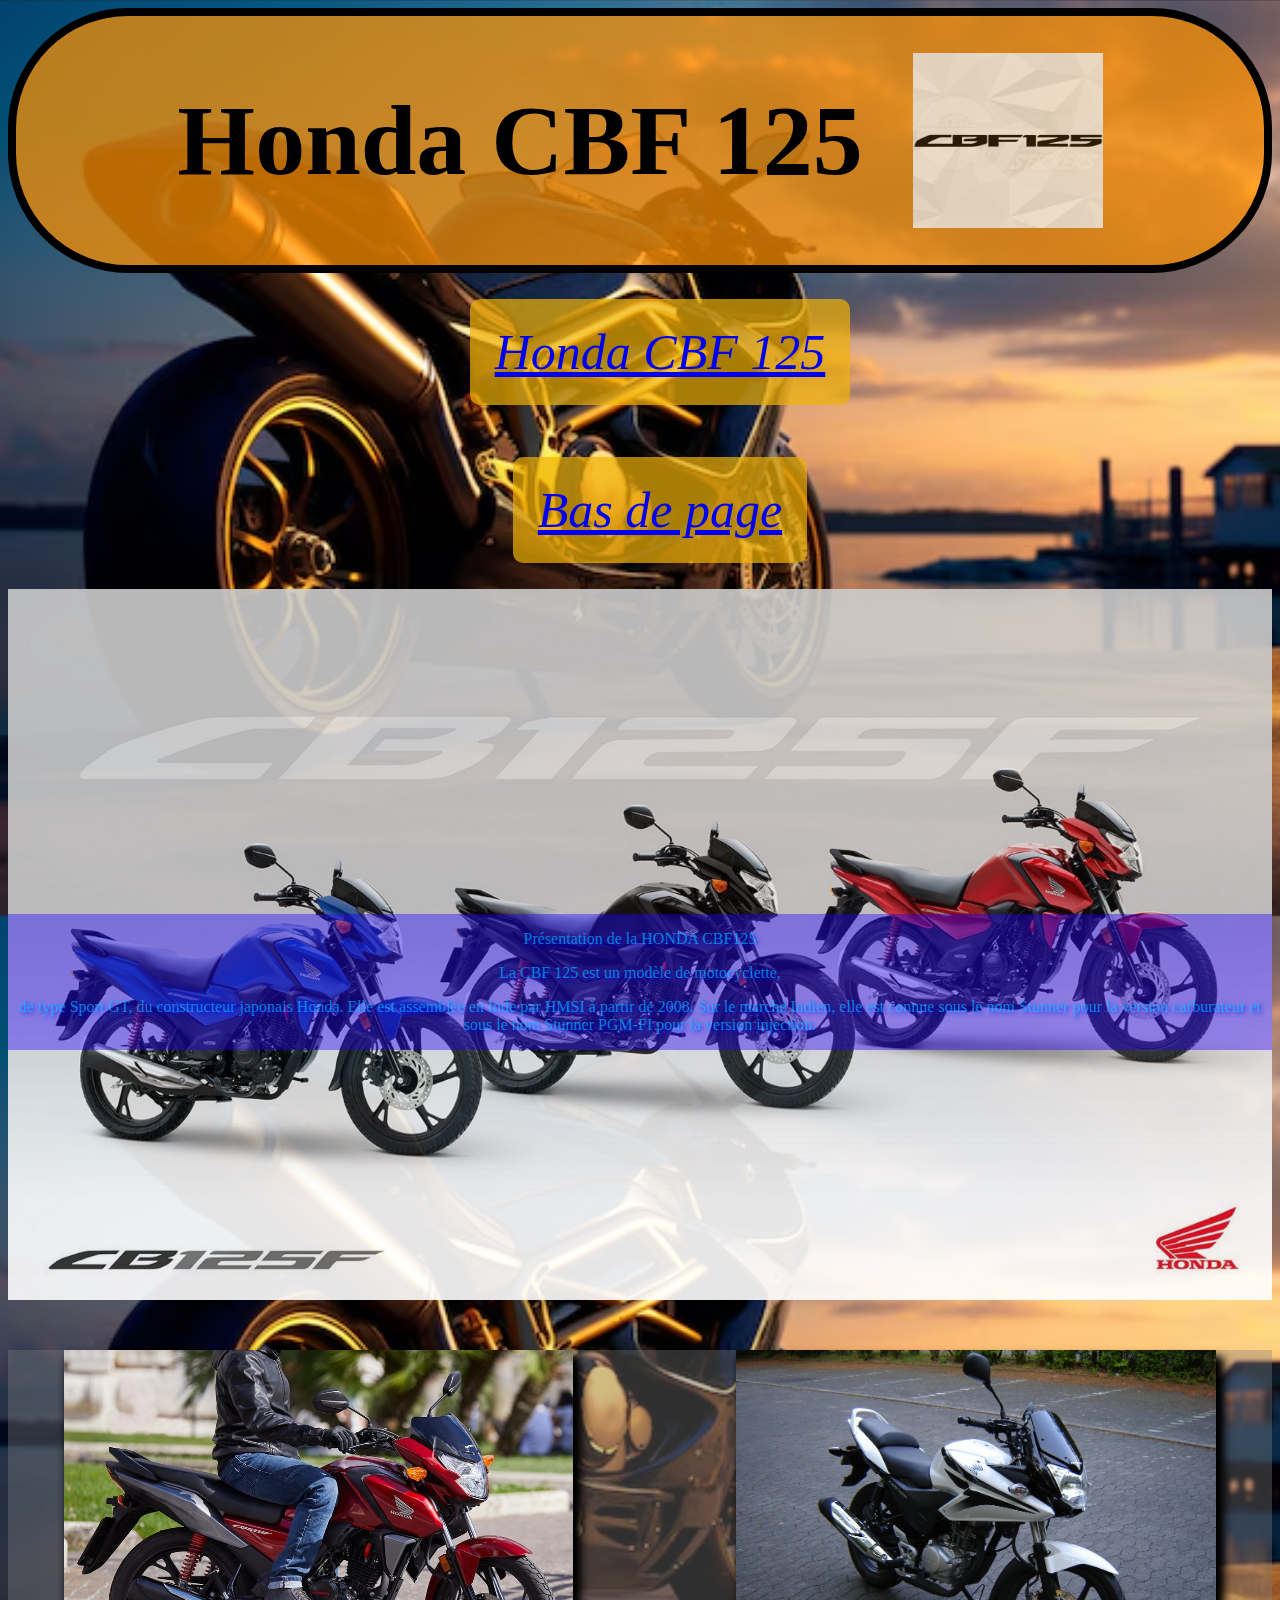
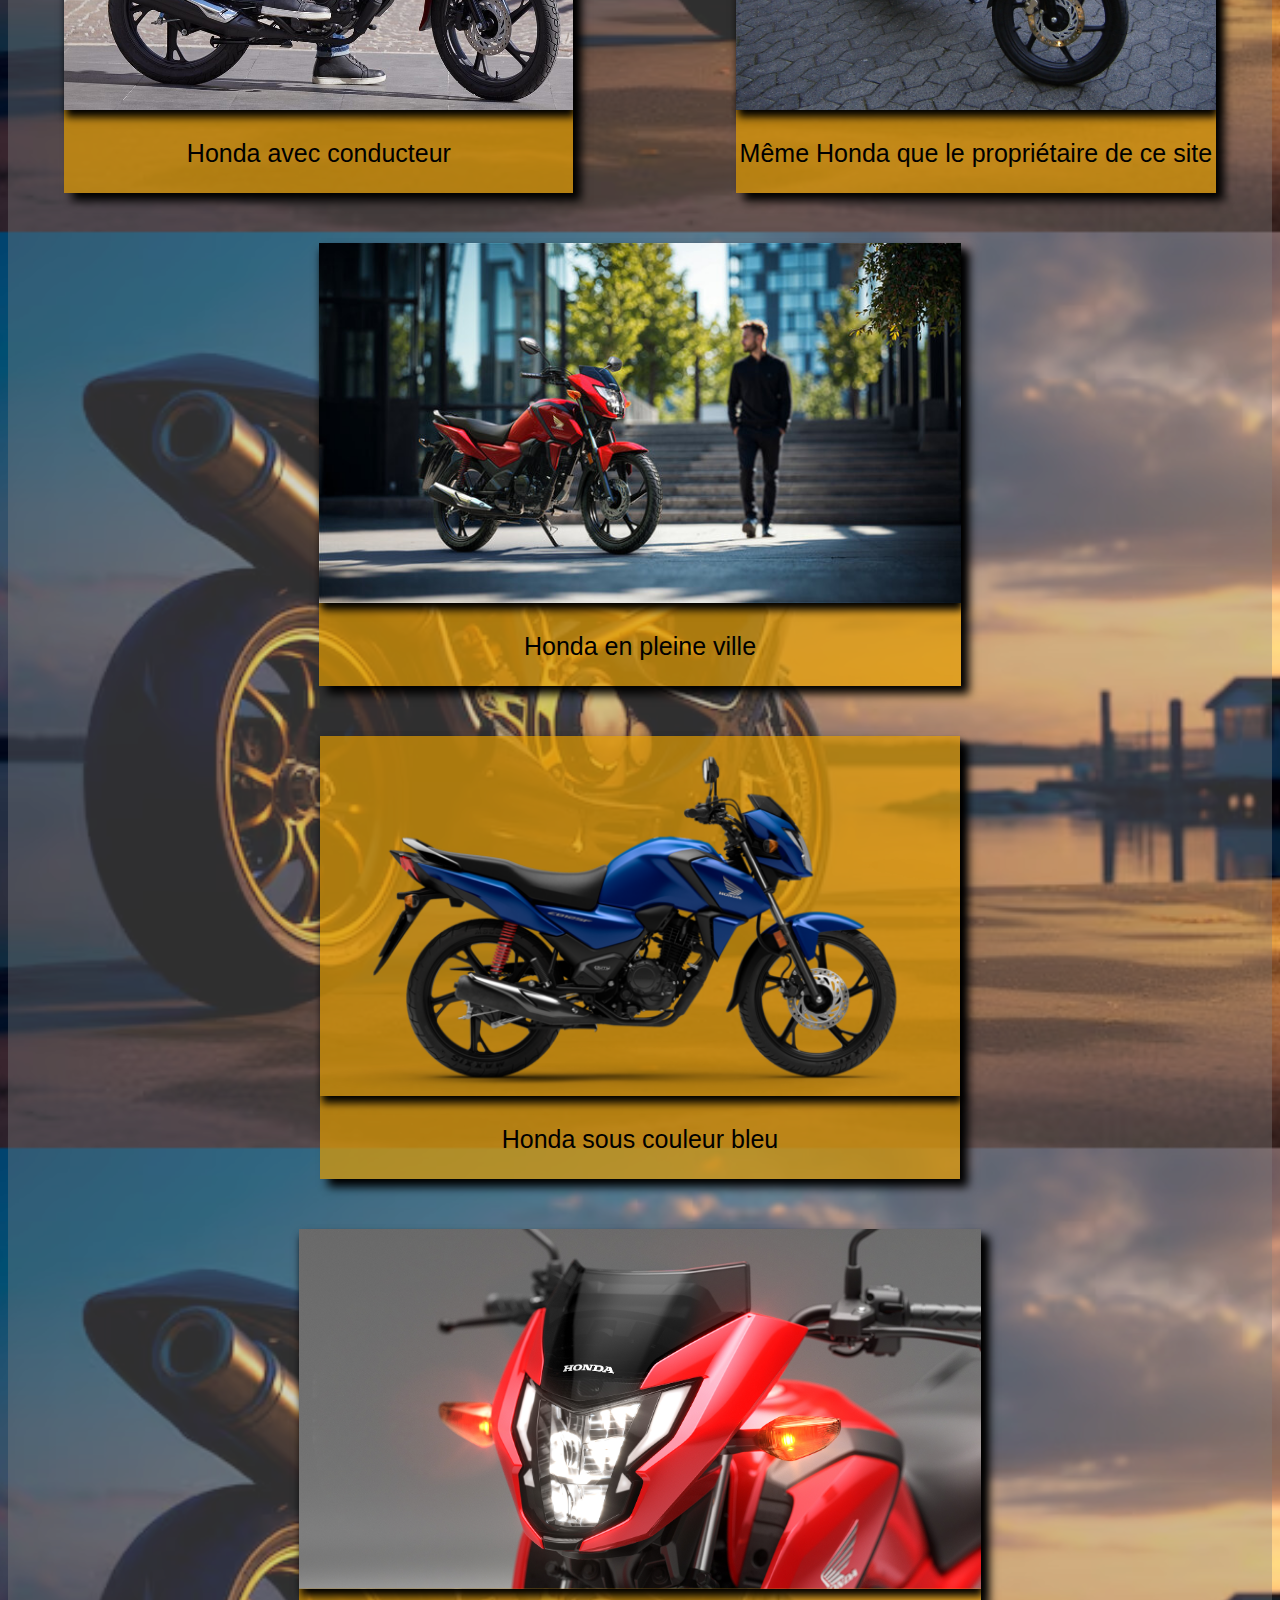
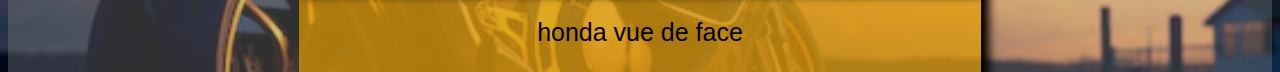
<file: Entreprise/index.html>
<!DOCTYPE html>

<html>
  <head>
    <link rel="shortcut icon" href="favicon.ico" type="image/x-icon">
    <link rel="stylesheet" href="styles.css">
  </head>
  <header>
    <div id="Titre">
      <h1>Honda CBF 125</h1>
      <img src="sticker-honda-cbf-125.jpg">
    </div>
    <ul>
      <li><a href="#Titre">Honda CBF 125</a></li>
      <li><a href="#fin">Bas de page</a></li>
    </ul>
  </header>
  
  <body>
    <div id="Fond">
      <section class ="Fond-moto">
        <img src="walpaper honda.jpg">
        <div id="Titre-p">  
          <p>Présentation de la HONDA CBF125</p>
          <p>La CBF 125 est un modèle de motocyclette,</p>
          <p>de type Sport GT, du constructeur japonais Honda. Elle est assemblée en Inde par HMSI à partir de 2008. Sur le marché Indien, elle est connue sous le nom Stunner pour la version carburateur et sous le nom Stunner PGM-FI pour la version injection.</p>
        </div>
        </section>
    </div>
    <div class="galerie">
      
      <section class ="Image-moto">
        <img src="honda + concteur.jpg">
        <p>Honda avec conducteur</p>
      </section>
      <section class ="Image-moto" id="fin">
        <img src="CBF125 blanc.jpg">
        <p>Même Honda que le propriétaire de ce site</p>
      </section>
      <section class ="Image-moto">
        <img src="honda + men.jpg">
        <p>Honda en pleine ville</p>
      </section>
      <section class ="Image-moto">
        <img src="honda cbf bleu$.png">
        <p>Honda sous couleur bleu</p>
      </section>
      <section class ="Image-moto">
        <img src="honda de face.jpeg">
        <p>honda vue de face</p>
      </section>
    </div>
  </body>
  </html>
</file>
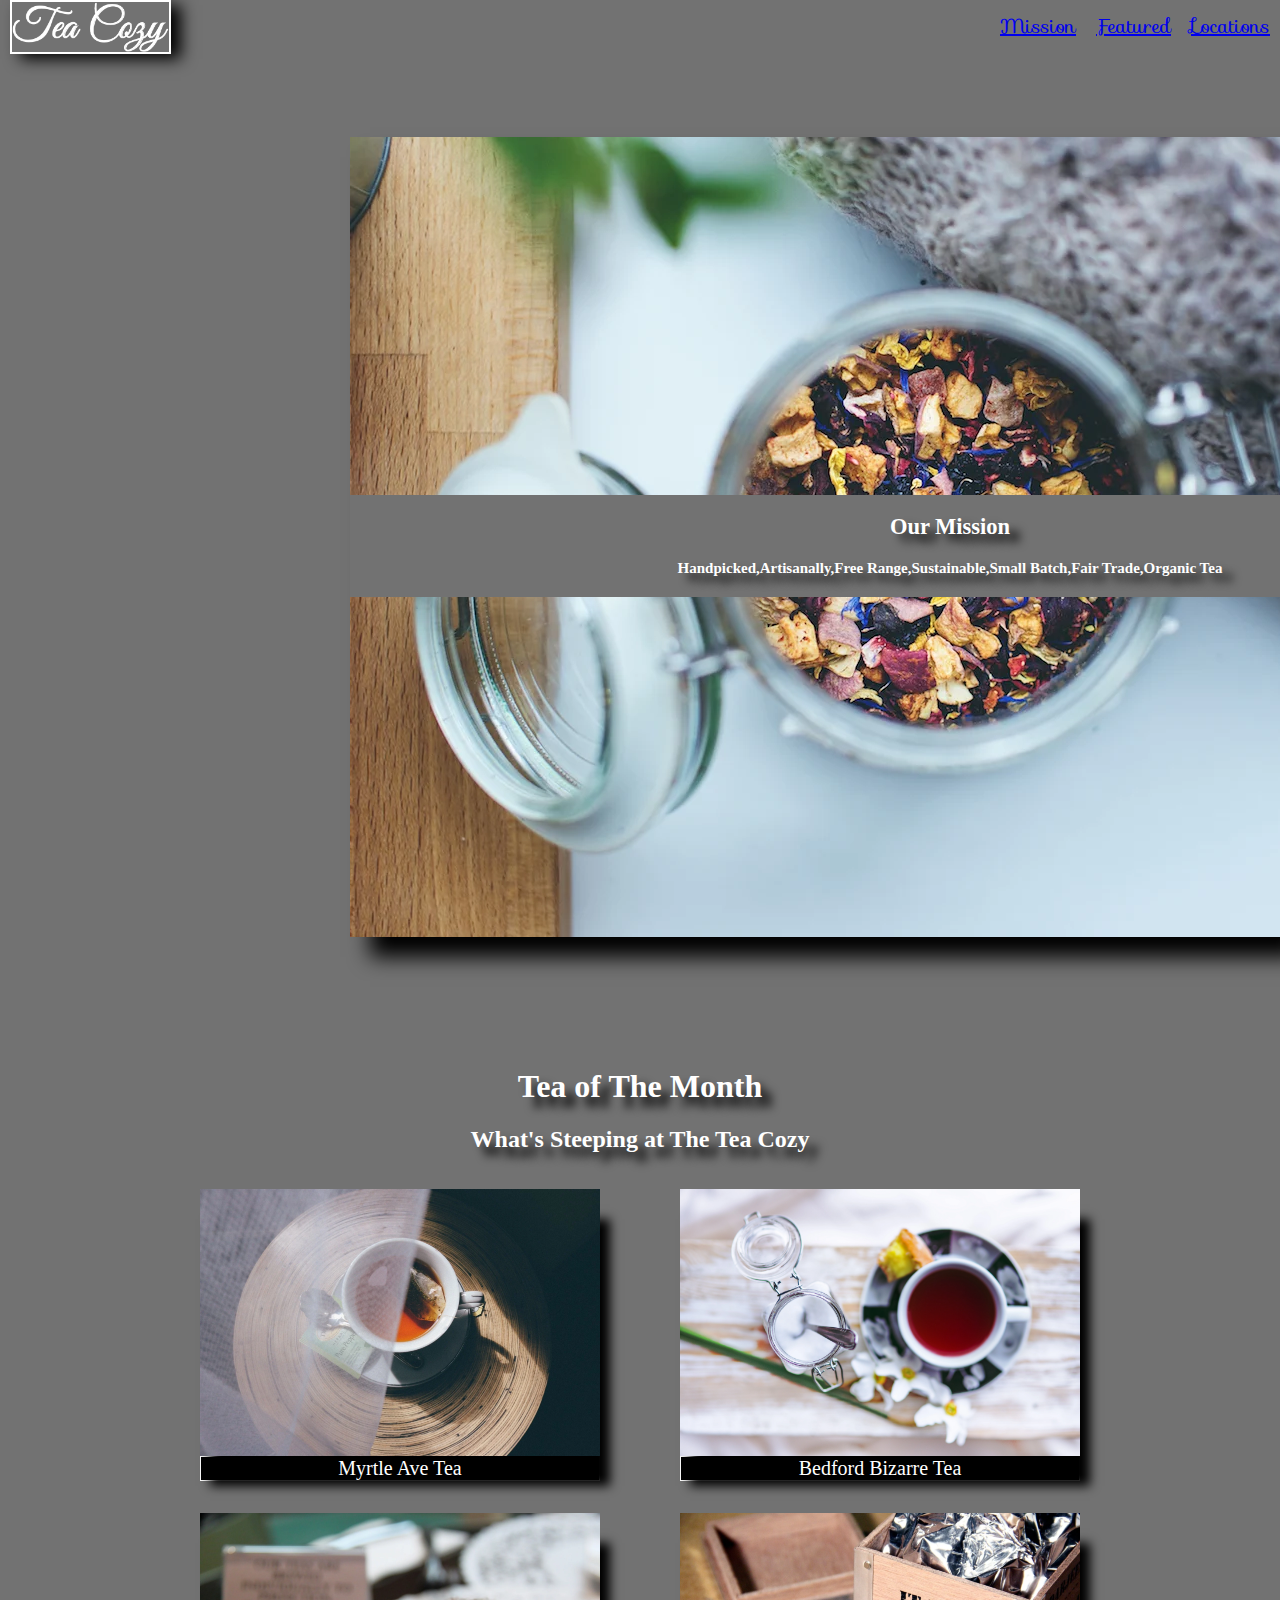
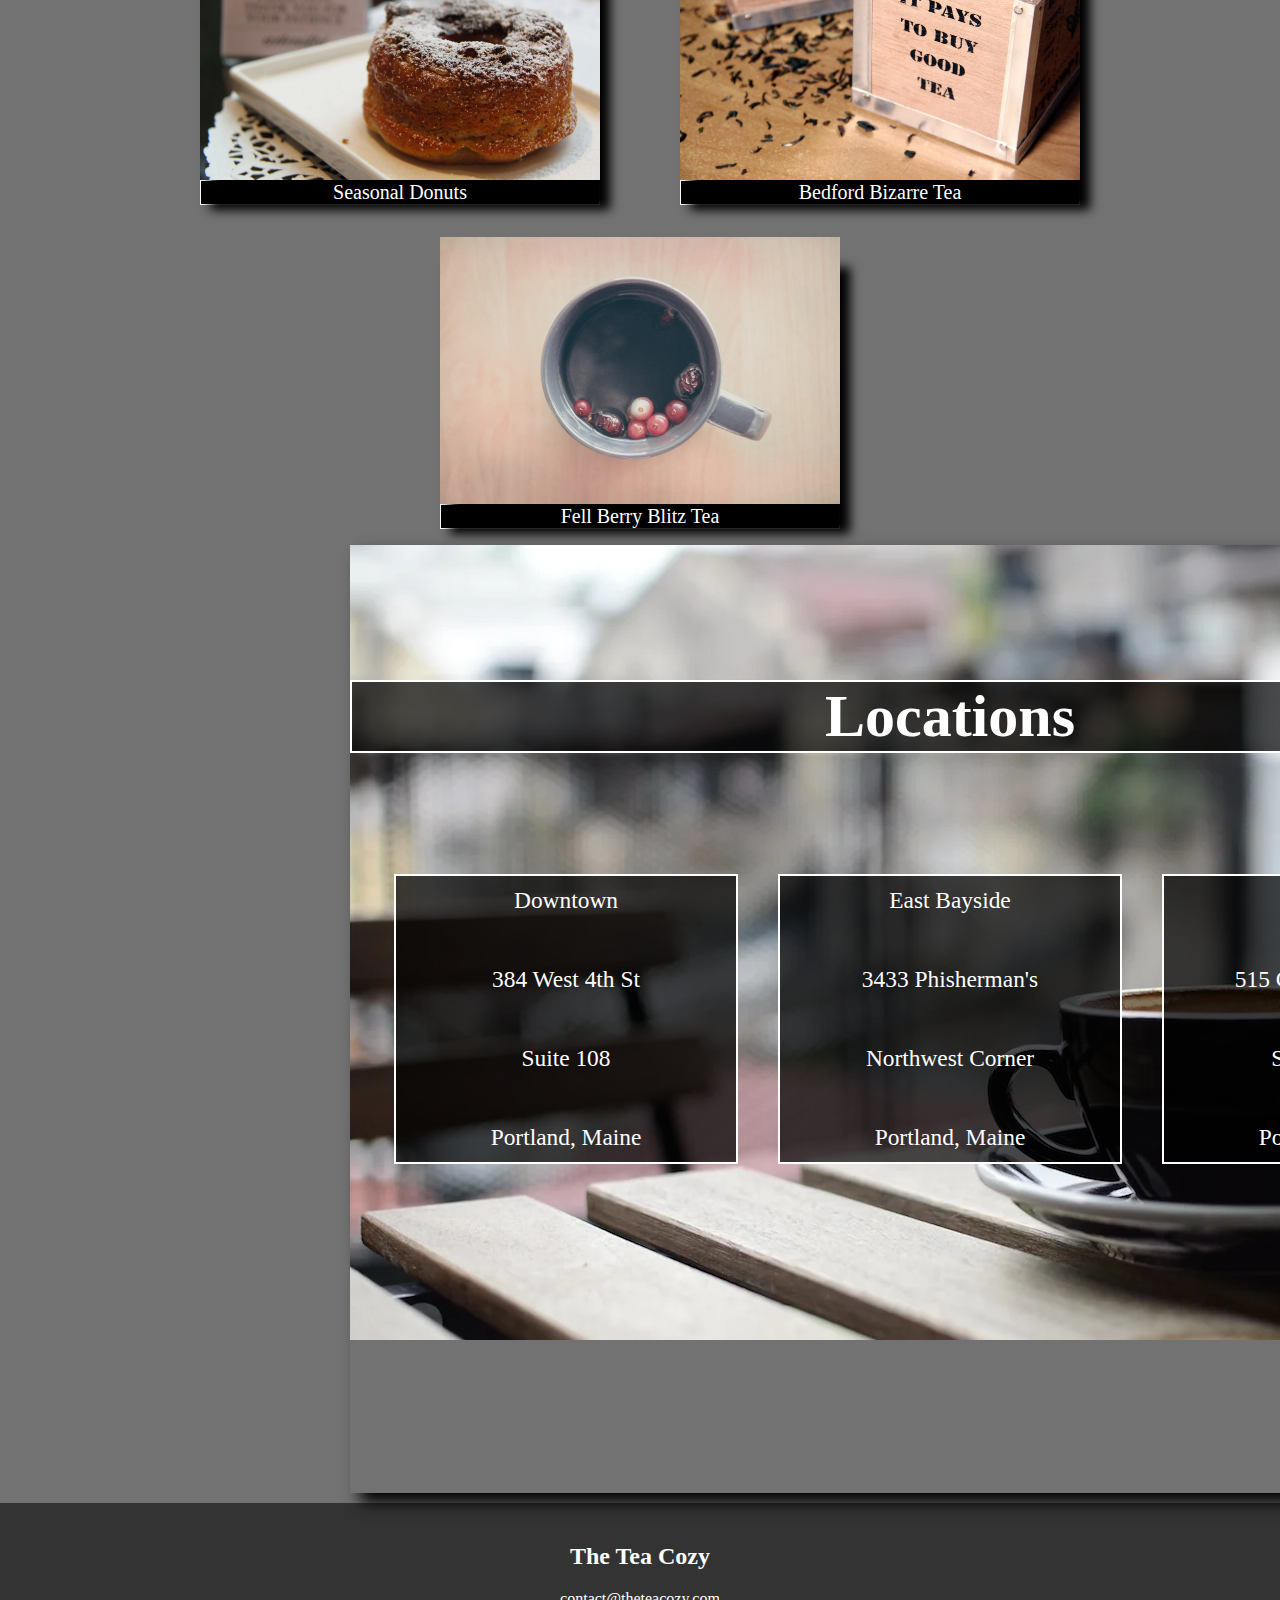
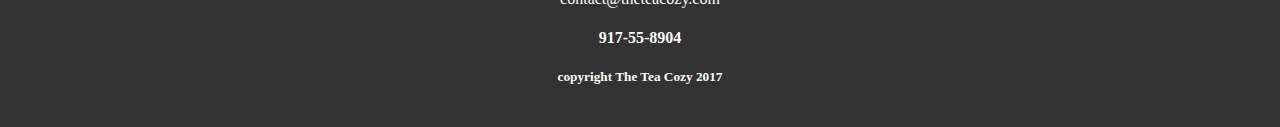
<file: Projet Thé/index.html>
<html>
    <link rel="stylesheet" href="style.css">
    <link rel="stylesheet" href="https://fonts.googleapis.com/css?family=Sofia&effect=neon|outline|emboss|shadow-multiple">
    <head>
        <title>Tea Cozy</title>
        

    </head>
    <header>
        
        <img id="Logo" src="img-tea-cozy-logo.webp">
        <ul id="Only_Logo">
            <li class ="with_Logo"><a href="#Background">Mission</a></li>
            <li class ="with_Logo"><a href="#Titre">Featured</a></li>
            <li class ="with_Logo"><a href="#Loc">Locations</a></li>
        </ul>
    </header>
    <body>
        
        <section id="Background">
            <img id ="Back"src="img-mission-background.webp">
            <ul id="Titre">    
                <li><h2 class="font-effect-neon">Our Mission</h2></li>
                <li><h4 class="font-effect-neon">Handpicked,Artisanally,Free Range,Sustainable,Small Batch,Fair Trade,Organic Tea</h4></li>
            </ul>
    </section>
        <main>
            <div id="Titre">
                <h1>Tea of The Month</h1>
                <h2> What's Steeping at The Tea Cozy</h2>
            </div>
            <div id="image">
                <figure>
                    <img src="img-myrtle-ave.webp" class="picture">
                    <figcaption class="Text">Myrtle Ave Tea</figcaption>
                </figure>

                <figure>
                    <img src="img-bedford-bizarre.webp" class="picture">
                    <figcaption class="Text">Bedford Bizarre Tea</figcaption>
                </figure>

                <figure>
                    <img src="img-donut.webp" class="picture">
                    <figcaption class="Text">Seasonal Donuts</figcaption>
                </figure>

                <figure>
                    <img src="img-spiced-rum.webp" class="picture">
                    <figcaption class="Text">Bedford Bizarre Tea</figcaption>
                </figure>

                <figure>
                    <img src="img-berryblitz.webp" class="picture">
                    <figcaption class="Text">Fell Berry Blitz Tea</figcaption>
                </figure>
                    
                    
                    
                    
                    
            </div>
        </main>
        <div id="Loc">
            <img id ="location" src="img-locations-background.webp">
            <div><h1>Locations</h1></div>
            <div id="TEXT">
               
                <div class="text-block" id="Text1">
                    <h3>Downtown</h3>
                    <h3>384 West 4th St</h3>
                    <h3>Suite 108</h3>
                    <h3>Portland, Maine</h3>
                </div>

                <div class="text-block" id="Text2">
                    <h3>East Bayside</h3>
                    <h3>3433 Phisherman's</h3>
                    <h3>Northwest Corner</h3>
                    <h3>Portland, Maine</h3>
                </div>

                <div class="text-block" id="Text3">
                    <h3>Oakdale</h3>
                    <h3>515 Crescent Avenue</h3>
                    <h3>Second Floor</h3>
                    <h3>Portland, Maine</h3>
                </div>
            </div>
            
            </div>
        </div>

    </body>
    <footer>
        <h2>The Tea Cozy</h2>
        <figcaption>contact@theteacozy.com</figcaption>
        <h4>917-55-8904</h4>
        <h5>copyright The Tea Cozy 2017</h5>
    </footer>
</html>
</file>
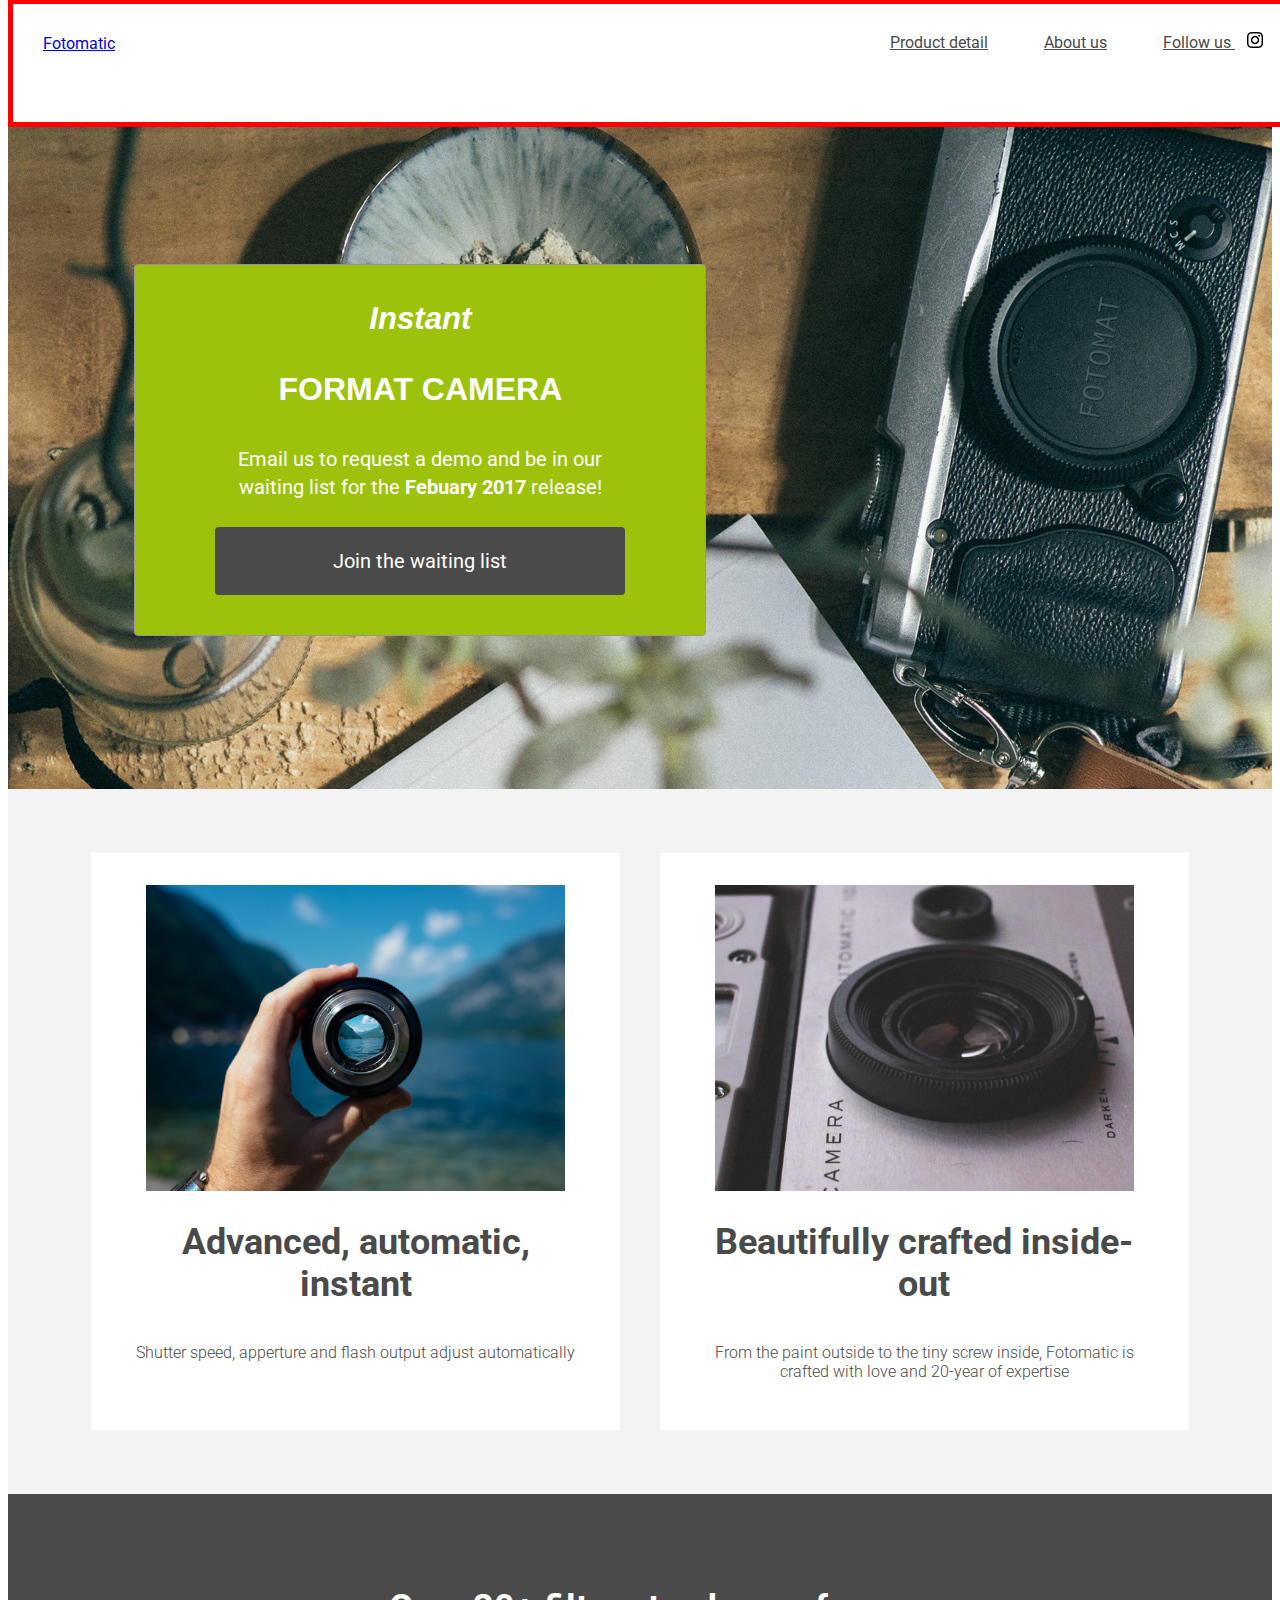
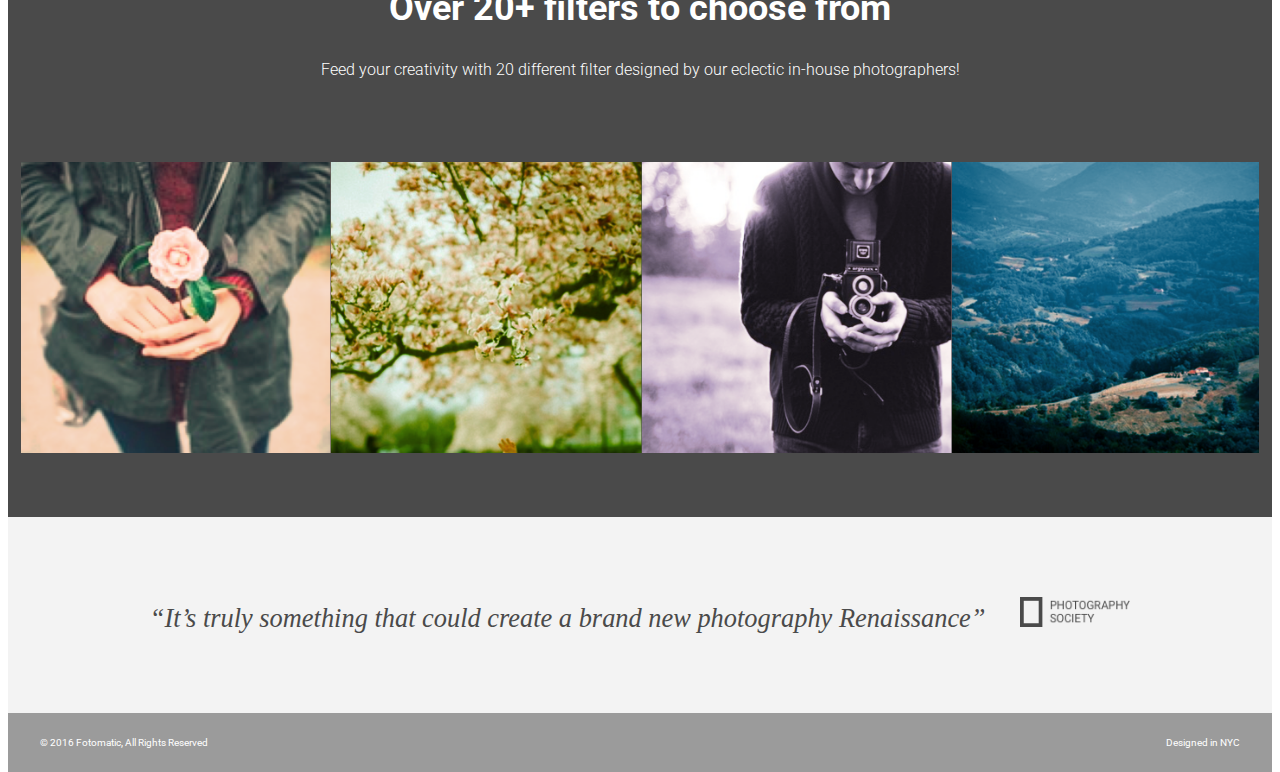
<file: Code erroné/fotomatic_broken/index.html>
<!DOCTYPE html>
<html>
<head>
  <link href="https://fonts.googleapis.com/css?family=Damion" rel="stylesheet">
  <link href="https://fonts.googleapis.com/css?family=Rubik" rel="stylesheet">
  <link href="https://fonts.googleapis.com/css?family=Roboto:300,400,600,700" rel="stylesheet">
  <link rel="stylesheet" href="./resources/css/style.css">
  <link rel="preconnect" href="https://fonts.googleapis.com">
<link rel="preconnect" href="https://fonts.gstatic.com" crossorigin>
<link href="https://fonts.googleapis.com/css2?family=Abril+Fatface&family=Dancing+Script:wght@400..700&family=Merriweather:ital,opsz,wght@0,18..144,300..900;1,18..144,300..900&family=Space+Mono:ital,wght@0,400;0,700;1,400;1,700&family=Work+Sans:ital,wght@0,100..900;1,100..900&display=swap" rel="stylesheet">
  <meta charset="UTF-8">
</head>
<body>
  <!-- Header -->
  <header>
    <div class="content">
      <a href="index.html" class="desktop logo">Fotomatic</a>
      <nav class="desktop">
        <ul>
          <li><a href="#">Product detail</a></li>
          <li><a href="#">About us</a></li>
          <li><a href="https://www.instagram.com/">Follow us <img class="icon" src="./resources/images/instagram.png"></a></li>
        </ul>
      </nav>
      <nav class="mobile">
        <ul>
          <li><a href="#"><img src="./resources/images/ic-logo.svg"></a></li>
          <li><a href="#"><img src="./resources/images/ic-product-detail.svg"></a></li>
          <li><a href="#"><img src="./resources/images/ic-about-us.svg"></a></li>
          <li><a href="#" class="button">Join us</a></li>
        </ul>
      </nav>
    </div>
  </header>

  <!-- Main Content -->
  <div class="main-content">

    <!-- Sign Up Section -->
    <div id="sign-up-section" class="banner">
      <div id="sign-up-cta">
        <div class="content center">
          <div class="header">
            <h2 class="cursive">Instant</h2>
            <h1 class="striking">FORMAT CAMERA</h1>
          </div>
          <div class="email">
            <span>
              Email us to request a demo and be in our waiting list for the <strong>Febuary 2017</strong> release!
            </span>
            <div class="button">Join the waiting list</div>
          </div>
        </div>
      </div>
    </div>

    <!-- Features Section -->
    <div id="features-section">
      <div class="feature">
        <div class="center">
          <div class="image-container">
            <img src="./resources/images/feature-1.png" />
          </div>
          <div class="content">
            <h2>Advanced, automatic, instant</h2>
            <h3>Shutter speed, apperture and flash output adjust automatically</h3>
          </div>
        </div>
      </div>
      <div class="feature">
        <div class="center">
          <div class="image-container">
            <img src="./resources/images/feature-2.png" />
          </div>
          <div class="content">
            <h2>Beautifully crafted inside-out</h2>
            <h3>From the paint outside to the tiny screw inside, Fotomatic is crafted with love and 20-year of expertise</h3>
          </div>
        </div>
      </div>
    </div>

    <!-- Filters Section -->
    <div id="filters-section">
      <div class="content center">
        <h2>Over 20+ filters to choose from</h2>
        <h3>Feed your creativity with 20 different filter designed by our eclectic in-house photographers!</h3>
      </div>
      <div class="images-container">
        <div class="image-container">
          <img src="./resources/images/filter-1.png" />
        </div>
        <div class="image-container">
          <img src="./resources/images/filter-2.png" />
        </div>
        <div class="image-container">
          <img src="./resources/images/filter-3.png" />
        </div>
        <div class="image-container extra">
          <img src="./resources/images/filter-4.png" />
        </div>
      </div>
    </div>

    <!-- Quotes Section -->
    <div id="quotes-section">
      <div class="content center">
        <span class="quote">“It’s truly something that could create a brand new photography Renaissance”</span>
        <img class="quote-citation" src="./resources/images/photography-logo.png" />
      </div>
    </div>

    <!-- Footer -->
    <footer>
      <div class="content">
        <span class="copyright">© 2016  Fotomatic, All Rights Reserved</span>
        <span class="location">Designed in NYC</span>
      </div>
    </footer>

  </div>
</body>
</html>
</file>
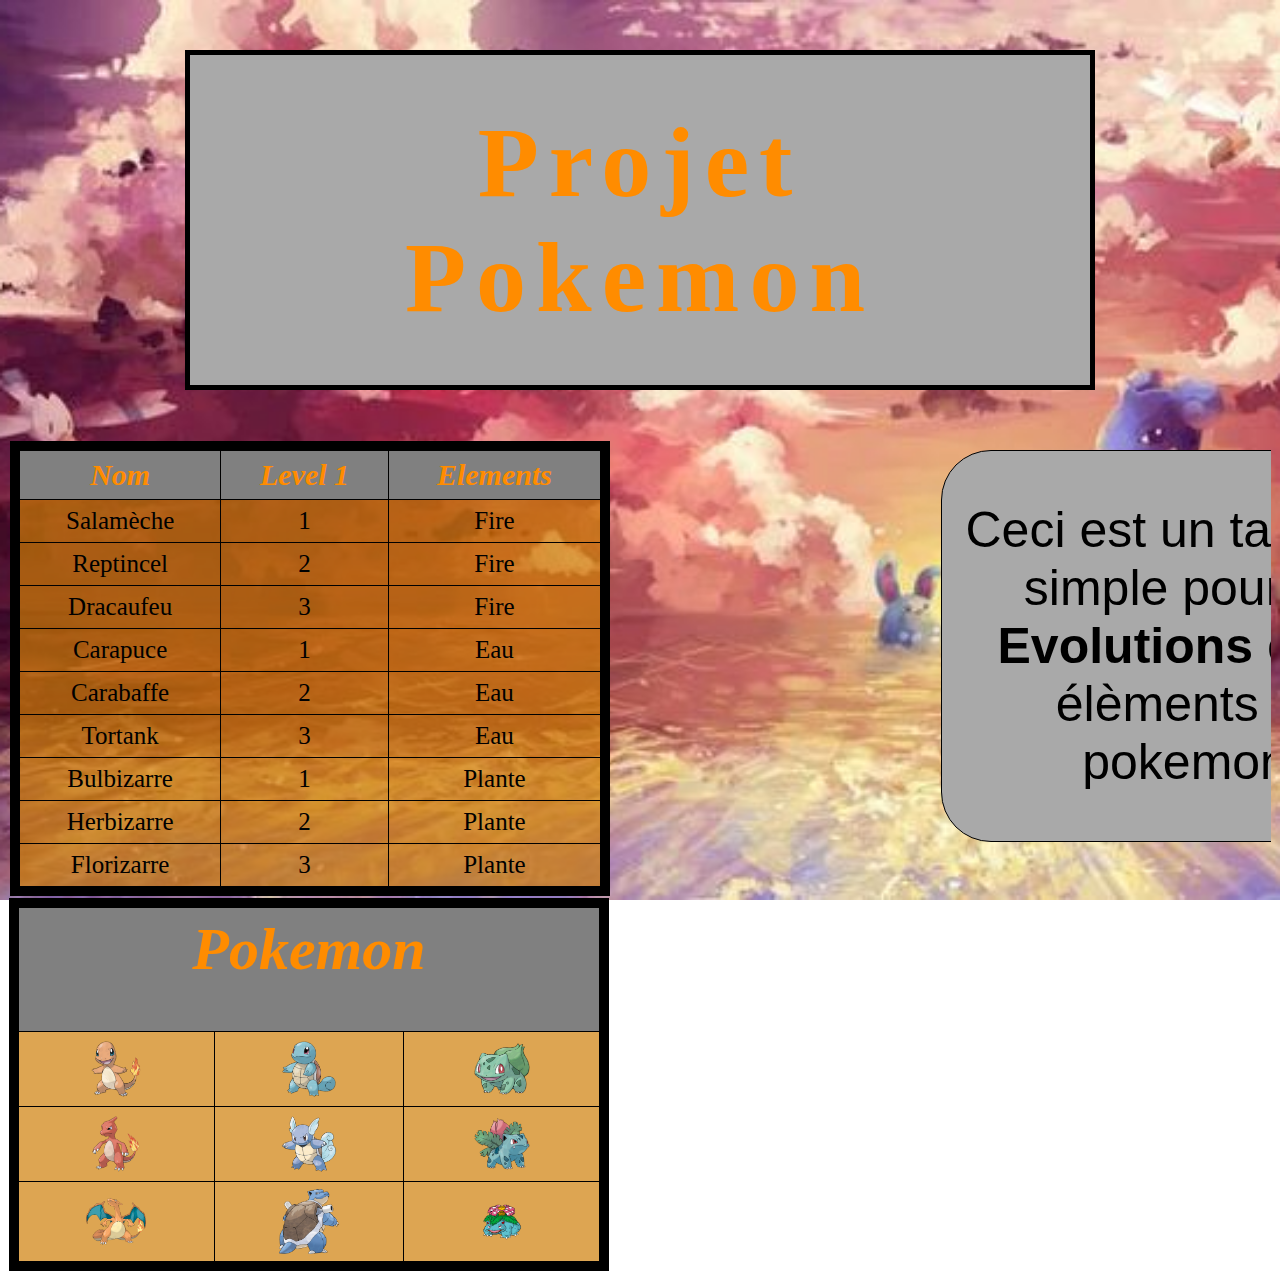
<file: Projet 1/Pokemon.html>
<html>
<head>
    <link rel="stylesheet" href="style.css">
</head>
<body>
    <h1 id="Pokemon">Projet Pokemon</h1>
    <div class ="container">
        <table border ="1">
            <thead>
                <tr>
                    <th> Nom </th>
                    <th> Level 1</th>
                    <th> Elements </th>
                </tr>
            </thead>
            <tbody>
                <tr>
                    <td> Salamèche</td>
                    <td> 1</td>
                    <td>Fire</td>
                </tr>
                <tr>
                    <td> Reptincel</td>
                    <td>2</td>
                    <td>Fire</td>
                </tr>
                <tr>
                    <td> Dracaufeu</td>
                    <td>3</td>
                    <td>Fire</td>
                </tr>
                
                <tr>
                    <td> Carapuce</td>
                    <td>1</td>
                    <td>Eau</td>
                </tr>
                <tr>
                    <td> Carabaffe</td>
                    <td>2</td>
                    <td>Eau</td>
                </tr>
                <tr>
                    <td> Tortank</td>
                    <td>3</td>
                    <td>Eau</td>
                </tr>
                <tr>
                    <td> Bulbizarre</td>
                    <td>1</td>
                    <td>Plante</td>
                </tr>
                <tr>
                    <td> Herbizarre</td>
                    <td>2</td>
                    <td>Plante</td>
                </tr>
                <tr>
                    <td> Florizarre</td>
                    <td>3</td>
                    <td>Plante</td>
                </tr>
                
            </tbody>
        </table>

        <div class="texte">
            <p>Ceci est un tableaux simple pour les <strong>Evolutions</strong> et les élèments du pokemon. </p>
        </div>
    </div>
    
            
        
        
    </div>
    <div class ="container²">
        <table border ="1">
            
            <thead ><th colspan ="4"><h1>Pokemon</h1></th></thead>
            <tbody>
                <tr>
                    <td><img class="Poke" id="Salameche" src="Image pokemon/Salameche.png"></td>
                    <td><img class="Poke" id="Carapuce" src="Image pokemon/carapuce.png"></td>
                    <td><img class="Poke" id="Buldizarre" src="Image pokemon/bulbizzarre.png"></td>
                </tr>
                <tr>
                    <td><img class="Poke" id="Reptincel" src="Image pokemon/Reptincel.png"></td>
                    <td><img class="Poke" id="Carabaffe" src="Image pokemon/carabaffe.png"></td>
                    <td><img class="Poke" id="Herbizarre" src="Image pokemon/Herbizarre.png"></td>
                </tr>
                <tr>
                    <td><img class="Poke" id="Dracaufeu" src="Image pokemon/800px-Dracaufeu-RFVF.png"></td>
                    <td><img class="Poke" id="Tortank" src="Image pokemon/800px-Tortank-RFVF.png"></td>
                    <td><img class="Poke" id="Florizarre" src="Image pokemon/autocollant-florizarre-pokemon-003.jpg"></td>
                </tr>
            </tbody>

        </table>

    </div>

</body>
</html>
</file>
<file: Entreprise/styles.css>
header #Titre{
    display: flex;
    font-size: 50px;
    font-weight: bold;
    justify-content: center;
    align-items: center;
    background-color:rgba(253, 144, 2, 0.733);
    border-radius: 120px;
    border: 8px solid black;

}

header img{
    display: flex;
    max-height: 190px;
    max-width: 190px;
    margin-left:50px ;
    opacity: 80%;
}

header ul{
    display: flex;
    list-style:none ;
    text-align: center;
    flex-direction: column;
    row-gap: 100px;
    margin-top: 50px;
    margin-bottom: 50px;
}

header a{
    font-style: italic;
    font-size: 50px;
    padding: 25px;
    background-color: rgba(240, 178, 7, 0.7);
    border-radius: 10px;
    
   
}

header a:hover{
    background-color:rgb(253, 165, 2) ;
}

body{
    background: url("vue-moto.avif");
    background-size: cover;
    background-position: center;
    height: 100vh; /* hauteur écran */

}

.Fond-moto{
    position: relative;
}
.Fond-moto img{
    display: block;
    width: 100%;
    opacity: 90%;

}

#Titre-p{
    position: absolute;
    bottom: 250px;
    background-color: rgba(38, 0, 252, 0.507);
    opacity: 80%;
    text-align: center;
    font-family: fantasy;
    color: rgb(0, 153, 255);
    width: 100%;
    
}

#Titre-p p{
    text-shadow:2px 2px 4px blue;

}
.galerie{
    margin-top: 50px;
    display: flex;
    flex-wrap: wrap;
    align-items: center;
    justify-content: space-around;
    background-color: rgba(128, 128, 128, 0.363);
    row-gap: 80px;
    gap: 50px;
}
.Image-moto{
    flex-direction: column;
    text-align: center;
    background-color: rgba(228, 156, 0, 0.692);
    box-shadow: black 8px 8px 9px;
}


.Image-moto img{
    width: auto;
    height: 360px;
    box-shadow: black 2px 7px 8px;

}

.Image-moto p{
    font-size: 25px;
    font-family:'Trebuchet MS', 'Lucida Sans Unicode', 'Lucida Grande', 'Lucida Sans', Arial, sans-serif ;
}

@media screen and (max-width: 768px) and (min-width: 0px) {
    header #Titre{
        display: flex;
        font-size: 20px;
        font-weight: bold;
        border: 5px solid rgb(0, 0, 0);
        border-radius: 50px;
        background-color:rgba(253, 144, 2, 0.733);
        margin-bottom: 50px;
    }
    header img{
        display: none;
  
    }

    header ul{
        display: none;
        margin-top: 50px;
        margin-bottom: 50px;
    }

    header a{
        font-style: italic;
        font-size: 50px;
        padding: 25px;
        background-color: rgba(240, 178, 7, 0.493);
        border-radius: 10px;
        
    
    }
    #Titre-p{
        position: absolute;
        bottom: 50px;
        background-color: rgba(255, 187, 0, 0);
        opacity: 80%;
        text-align: center;
        font-family: fantasy;
        color: rgb(255, 187, 0);
        width: 100%;
        
    }

    #Titre-p p{
        text-shadow:2px 2px 4px rgb(0, 0, 0);

    }
    .Image-moto{
        border: 2px solid green;
        flex-direction: column;
        text-align: center;
        background-color: rgba(228, 156, 0, 0.692);
        box-shadow: black 8px 8px 9px;
    }


    .Image-moto img{
        width: 100%;
        height: auto;
        border: 2px solid blue;
        box-shadow: black 2px 7px 8px;

    }
}


@media screen and (max-width:1024px)and (min-width: 768px){
    header #Titre{
        display: flex;
        font-size: 40px;
        font-weight: bold;
        border: 5px solid rgb(255, 255, 255);
        border-radius: 50px;
        background-color:rgba(253, 144, 2, 0.733);
        margin-bottom: 50px;
    }
    header img{
        display: none;
  
    }

    header ul{
        display: none;
        margin-top: 50px;
        margin-bottom: 50px;
    }

    header a{
        font-style: italic;
        font-size: 50px;
        padding: 25px;
        background-color: rgba(240, 178, 7, 0.493);
        border-radius: 10px;
        
    
    }
    #Titre-p{
        position: absolute;
        bottom: 220px;
        background-color: rgba(255, 187, 0, 0);
        opacity: 80%;
        text-align: center;
        font-family: fantasy;
        color: rgb(255, 187, 0);
        width: 100%;
        
    }

    #Titre-p p{
        text-shadow:2px 2px 4px rgb(0, 0, 0);

    }
    .Image-moto{
        border: 2px solid green;
        flex-direction: column;
        text-align: center;
        background-color: rgba(228, 156, 0, 0.692);
        box-shadow: black 8px 8px 9px;
    }


    .Image-moto img{
        width: 100%;
        height: auto;
        border: 2px solid blue;
        box-shadow: black 2px 7px 8px;

    }
}
</file>
<file: Projet Thé/style.css>
body{
    background: rgb(114, 114, 114);
    margin: 0;
    padding: 0;

}

#Logo{
    block-size: 50px;
    float: left;
    margin-left: 10px;
    border: 2px solid white;
    box-shadow: 10px 5px 15px black;
}

#Only_logo{
    display: flex;
    justify-content: flex-end;
    font-family:"Sofia",sans-serif
    
}

.with_Logo{
    
    list-style: none;
    color: white;
    font-size: 20px;
    display: inline;
    text-decoration: underline;
    margin: 10px;
    
}

#Background{
    position: relative;
    max-width: 1200px;
    max-height: auto;
    top: 69px;
    margin-left: 350px;
    margin-bottom: 200px;
    display: flex;
    box-shadow: 20px 20px 20px black;

}


#Background #Titre{
    position: absolute;
    bottom:325px;
    width: 1200px;
    background-color: rgb(114, 114, 114);
    color: white;
    text-align: center;
    list-style: none;
    font-size: 15px;
    padding: 0 0 0 0;
    text-shadow: 10px 8px 10px black;
    
}

main #Titre {
    text-align: center;
    color: white;
    text-shadow: 10px 10px 10px black;
}

#image{
    display: flex;
    flex-wrap: wrap;
    justify-content: center;
}
.picture {
    width: 400px;
    height: auto;
    box-shadow: 10px 30px 10px black;
    

}
.Text{
    font-size: 20px;
    text-align: center;
    border: 1px solid white;
    background-color: black;
    color: white;
}

#Loc{
    position: relative;
    display: inline-block;
    margin-left: 350px;
}

.text-block{
    display: flex;
    flex-wrap: wrap;
    justify-content: center;
    gap: 50px ;
    border: 2px solid red;
    

   
}

#Loc{
    position: relative;
    box-shadow: 10px 10px 15px black;
    margin-bottom: 10px;
}




.text-block {
    width: 300px;
    height: auto;             /* s’adapte au contenu */
    background-color: rgba(0,0,0,0.7);
    color: white;
    display: flex;

    flex-direction: column;   /* empile les h3 verticalement */
    text-align: center;
    justify-content: center;
    align-items: center;
    padding: 10px;
    border: 2px solid white;
    position: absolute;
    top: 50%;
    left:50%;
    transform: translate(-50%,-50%);
    padding: 10px 20px;
    font-size: 20px;
}

#Text1{
    left:18%
}
#Text3{
    left: 82%;
}
.text-block h3 {
    margin: 1px 0;           /* espace entre les lignes */
    font-weight: normal;      /* optionnel : plus léger */
}



#Loc h1{
    border: 2px solid white;
    text-align: center;
    display: flex;
    font-size: 60px;
    justify-content: center;
    bottom: 700px;
    position: relative;
    background-color: rgba(0,0,0,0.7);
    color: white;
}

footer{
    text-align: center;
    background:#333;
    padding: 20px;
    color: white;
}
</file>
<file: Code erroné/fotomatic_broken/resources/css/style.css>
/* Universal Styles */

html {
  font-family: "Roboto", sans-serif;
  font-size: 16px;
}


.main-content {
  position: relative;
  top: 5.3125rem; /* To offset for fixed header. */
}

.center {
  text-align: center;
  
}

.button {
  border-radius: 4px;
  background-color: #4a4a4a;
  color: white;
}

.image-container {
  overflow: hidden;
}

.image-container img {
  display: block;
  max-width: 800px;
  width: 100%;
  height: auto;
  
}

@media only screen and (max-width: 760px) {
  .main-content {
    top: 2.5625rem;
  }
}

/* Header */

header {
  position: fixed;
  z-index: 100;
  width: 100%;
  border-bottom: solid 1px #c6c1c1;
  background-color: rgb(255, 255, 255);
  top: -1px;
  border: solid 5px red;
}

header .content {
  display: flex;
  align-items:top;
  padding: 1.875rem;
  
}

header .logo {
  flex: 1;
  
}

header nav ul {
  display: flex;
 
  
}

nav li {
  display: flex;
  position: relative;
  bottom: 20px;
  padding-left: 3.5rem;
  list-style:none;
  vertical-align: top;
  
  
}

nav a {
  vertical-align: bottom;
  line-height: 1.6;
  font-size: 1rem;
  color: #4a4a4a;
  
  
  
}

header .icon {
  width: 1rem;
  padding-left: .75rem;
  
}

header .mobile {
  display: none;
  
}

@media only screen and (max-width: 760px) {
  header .desktop {
    display: none;
  }

  header .mobile {
    display: block;
    width: 100%;
  }

  header .content {
    padding: .5rem 0;
  }

  header .mobile ul {
    display: flex;
    justify-content: space-around;
    align-items: center;
    width: 100%;
  }

  header .mobile li {
    padding: 0;
  }

  header .mobile .button {
    padding: .1875rem .5rem;
    background-color: #9dc20b;
    line-height: 1.6;
    color: white;
  }
}

/* Sign Up Section */

#sign-up-section {
  display: flex;
  justify-content:flex-start;
  align-items:flex-start;
  height: 43.5rem;
  background-image:url("../images/banner-landingpage.jpg");
  background-size: cover;
  background-position: center;
  background-repeat: no-repeat;
  
  
}

#sign-up-cta {
  position: relative;
  padding: 0 5rem 2.5rem 5rem;
  border: solid 1px #979797;
  border-radius: 4px;
  background-color: #9dc20b;
  left: 10%;
  top: 171px;
}

#sign-up-cta .content {
  width: 25.625rem;
  margin-top: 2rem;
  font-family: "Roboto", sans-serif;
  font-size: 1.25rem;
  line-height: 1.4;
  color: white;
  
}

#sign-up-cta h1 {
  font-size: 2rem;
}

#sign-up-cta h2 {
  font-size: 1.95rem;
}

#sign-up-cta span strong {
  font-weight: bold;
}

#sign-up-cta .cursive {
  font-style: italic;
  font-family:'Franklin Gothic Medium', 'Arial Narrow', Arial, sans-serif;
}

#sign-up-cta .striking {
  font-family:sans-serif;
  padding-bottom: .75rem;
}

#sign-up-cta .button {
  margin-top: 1.625rem;
  padding: 1.25rem 7.25rem;
}

@media only screen and (max-width: 760px) {
  #sign-up-section {
    align-items: center;
    justify-content: center;
    height: 28rem;
  }

  #sign-up-cta {
    position: static;
    width: auto;
    height: auto;
    background-color: transparent;
    border: none;
  }

  #sign-up-cta .content {
    margin-top: 0;
  }

  #sign-up-cta .email {
    display: none;
  }

  #sign-up-cta h1 {
    font-size: 3.125rem;
  }

  #sign-up-cta h2 {
    font-size: 2.25rem;
  }
}

@media only screen and (max-width: 450px) {
  #sign-up-section {
    height: 20rem;
  }

  #sign-up-cta h1 {
    font-size: 2.25rem;
  }

  #sign-up-cta h2 {
    font-size: 2rem;
  }
}

/* Features Section */

#features-section {
  display: flex;
  justify-content: space-between;
  padding: 4rem 5%;
  background-color: #f3f3f3;
  
}

.feature {
  flex: 1;
  padding: 2rem;
  margin: 0px 1.25rem;
  background-color: rgb(255, 255, 255);
  
}

.feature .image-container {
  width: 90%;
  height: 65%;
  margin: 0 auto;
  
}

.feature h2 {
  padding-bottom: .5rem;
  font-size: 2.25rem;
  font-weight: bold;
  color: #4a4a4a;
}

.feature h3 {
  font-size: 1rem;
  line-height: 1.2;
  font-weight: 300;
  color: #4a4a4a;
}

@media only screen and (max-width: 890px) {
  .feature h2 {
    font-size: 1.125rem;
    line-height: 1.3;
    font-weight: normal;
  }

  .feature h3 {
    font-size: .875rem;
    line-height: 1.4;
  }
}

@media only screen and (max-width: 760px) {
  #features-section {
    flex-flow: column;
    padding: 0;
  }

  .feature {
    margin: 0;
    padding: 1.25rem 1rem 0 1rem;
  }
}

/* Filters Section */

#filters-section {
  padding: 4rem 0;
  background-color: #4a4a4a;
  
}

#filters-section .content {
  padding: 0 .625rem;
  margin-bottom: 5rem;
  
}

#filters-section .content h2 {
  font-size: 2.25rem;
  font-weight: bold;
  color: white;
}

#filters-section .content h3 {
  font-size: 1rem;
  line-height: 1.4;
  font-weight: 300;
  color: white;
}

#filters-section .images-container {
  display: flex;
  max-width: 100%;
  padding: 0 1%;
  
}

@media only screen and (max-width: 760px) {
  #filters-section {
    padding: 1.5rem 0 0 0;
  }

  #filters-section .content {
    margin-bottom: 1rem;
  }

  #filters-section .content h2 {
    padding-bottom: .625rem;
    font-size: 1.125rem;
    line-height: 1.3;
    font-weight: normal;
  }

  #filters-section .content h3 {
    font-size: .875rem;
    line-height: 1.4;
  }

  #filters-section .images-container {
    padding: 0;
  }

  #filters-section .extra {
    display: none;
  }
}

/* Quotes Section */

#quotes-section {

  background-color: #f3f3f3;
}

#quotes-section .content {
  padding: 5rem 0;


}

#quotes-section .quote {
  
  padding-right: 1.875rem;
  font-family: "Palatino", serif;
  font-size: 1.65rem;
  line-height: 1.1;
  font-style: italic;
  color: #4a4a4a;

  
  
}

#quotes-section .quote-citation {
  height: 1.875rem; 
}

@media only screen and (max-width: 760px) {
  #quotes-section content {

    padding: 1.875rem .625rem;

  }

  #quotes-section .quote {
    font-size: 1.5rem;
    line-height: 1.4;
  }

  #quotes-section .quote-citation {
    display: block;
    padding-top: 1rem;
    margin: auto;
  }
}

/* Footer */

footer {
  background-color: #9b9b9b;
  padding: 1.5rem 2rem;
}

footer .content {
  color: white;
  display: flex;
  font-size: .75rem;
}

footer .copyright {
  flex-grow: 1;
}

@media only screen and (min-width: 760px) {
  footer .content {
    font-size: .625rem;
  }
}
</file>
<file: Projet 1/style.css>
body {
    background-image: url("Image pokemon/ac1cf3b93e20336c7d6bd1794ec1d6b8.jpg");
    background-size: cover;
    background-position: center;
    background-attachment: fixed;
    
}   

#Pokemon {
    font-size: 100px;
    background-color:darkgrey;
    width: 800px;
    text-align: center;
    color: darkorange;
    position: static;
    padding: 50px;
    margin: 50px auto;
    border: solid 5px black;
    font-family:fantasy;
    letter-spacing: 10;
    
}

.container {
    display: flex;
    align-items: flex-start;
    gap: 330px; /* espace entre tableau et texte */
    margin: 1px;
    max-width: 100%;
    overflow-x: auto;
    
}

table {
    border:skyblue;
    text-align: center;
    min-width: 600px; 
    padding: 10px;
    margin: 1px;
    border:10px solid;
    box-sizing: border-box;
    border-collapse:collapse ;

}

td, th {
    border: 1px solid black;
    padding: 7px;
}
table thead {
    color: darkorange;
    text-align: center;
    font-size:30px ;
    font-style:oblique;
    border:violet;
    background-color:gray; 
}

tbody {
    text-align: center ;
    font-size:25px ;
    background-color: rgba(206, 125, 4, 0.692);
    overflow: auto;
    font-family:cursive ;
}

.texte {
    border: solid 1px black;
    border-radius: 50px;
    background-color:darkgray ;
    min-width: 500px;
    max-width: 500px;
    overflow-wrap: break-word;
    text-align: center;
    margin-top: 10px;
    font-family:sans-serif ;
}

.texte p {
    font-size:50px ;
}


.Poke {
    width: 60px;
}
</file>
